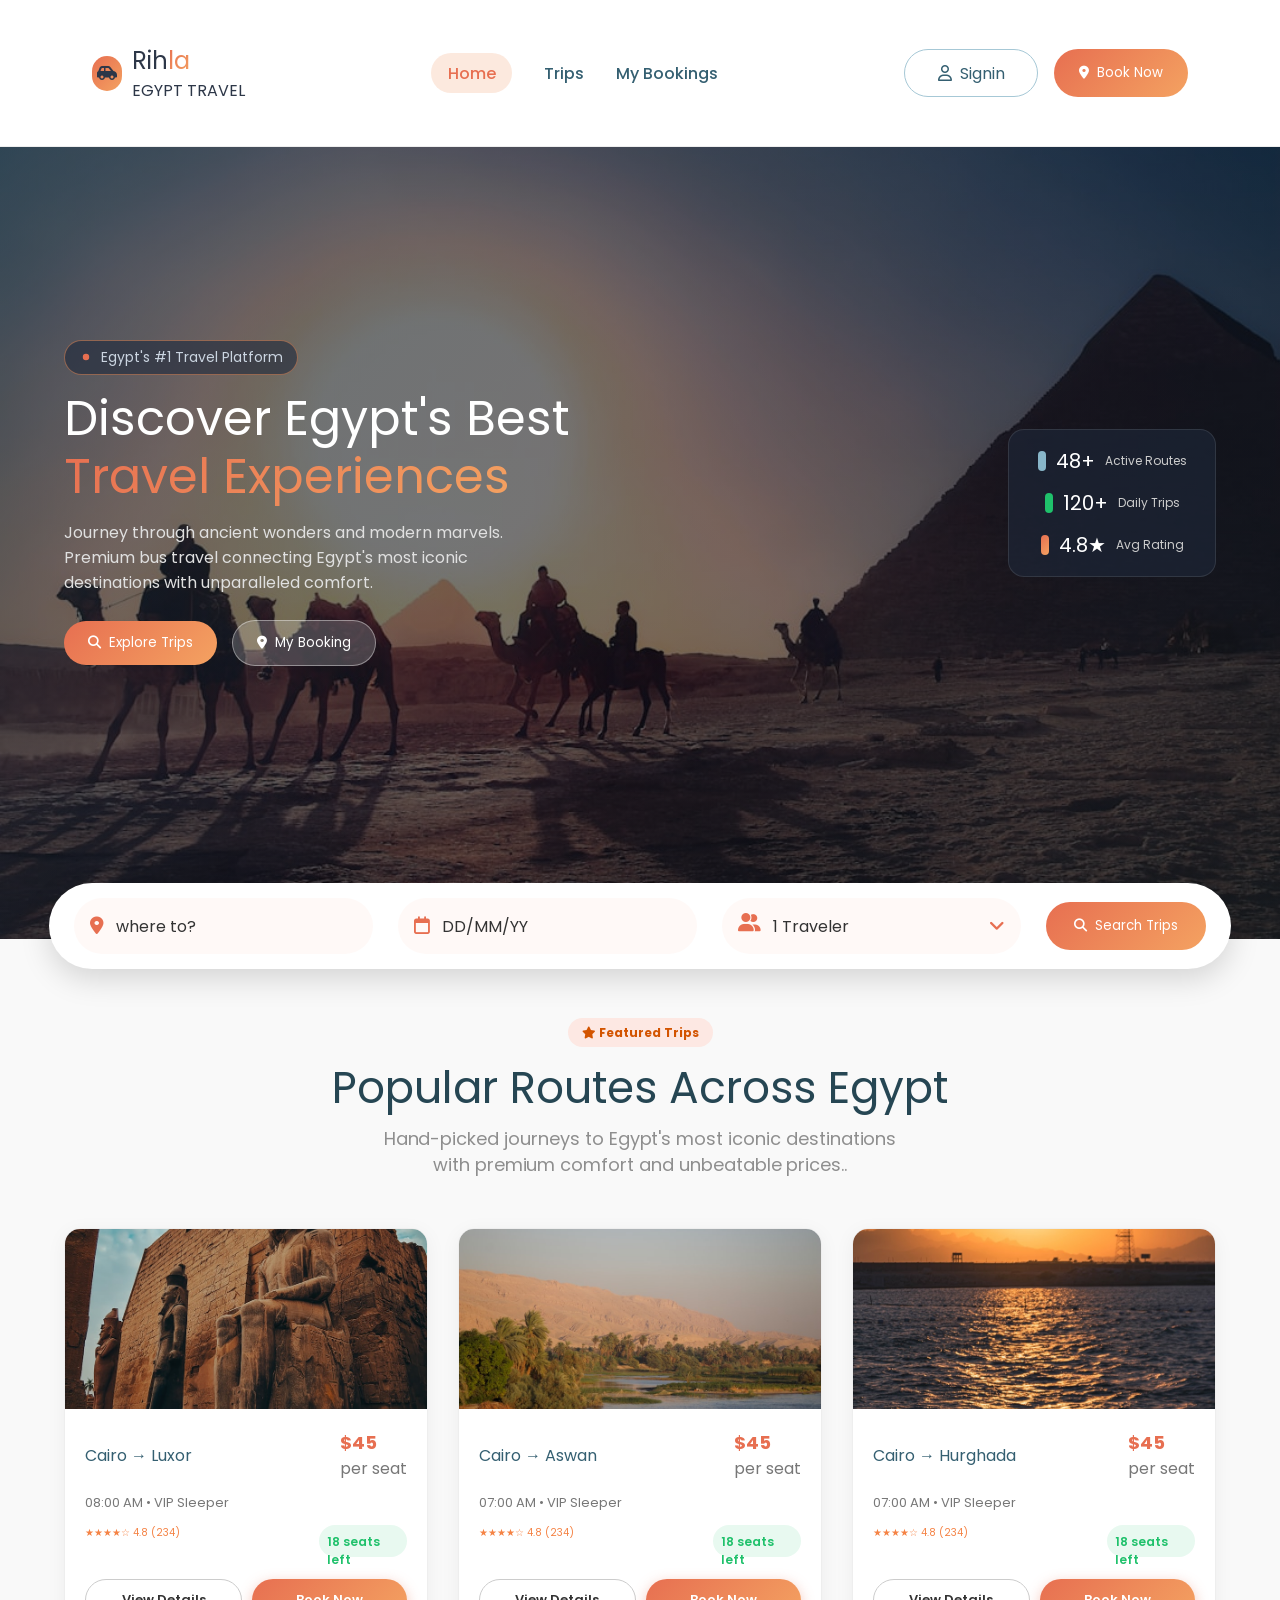
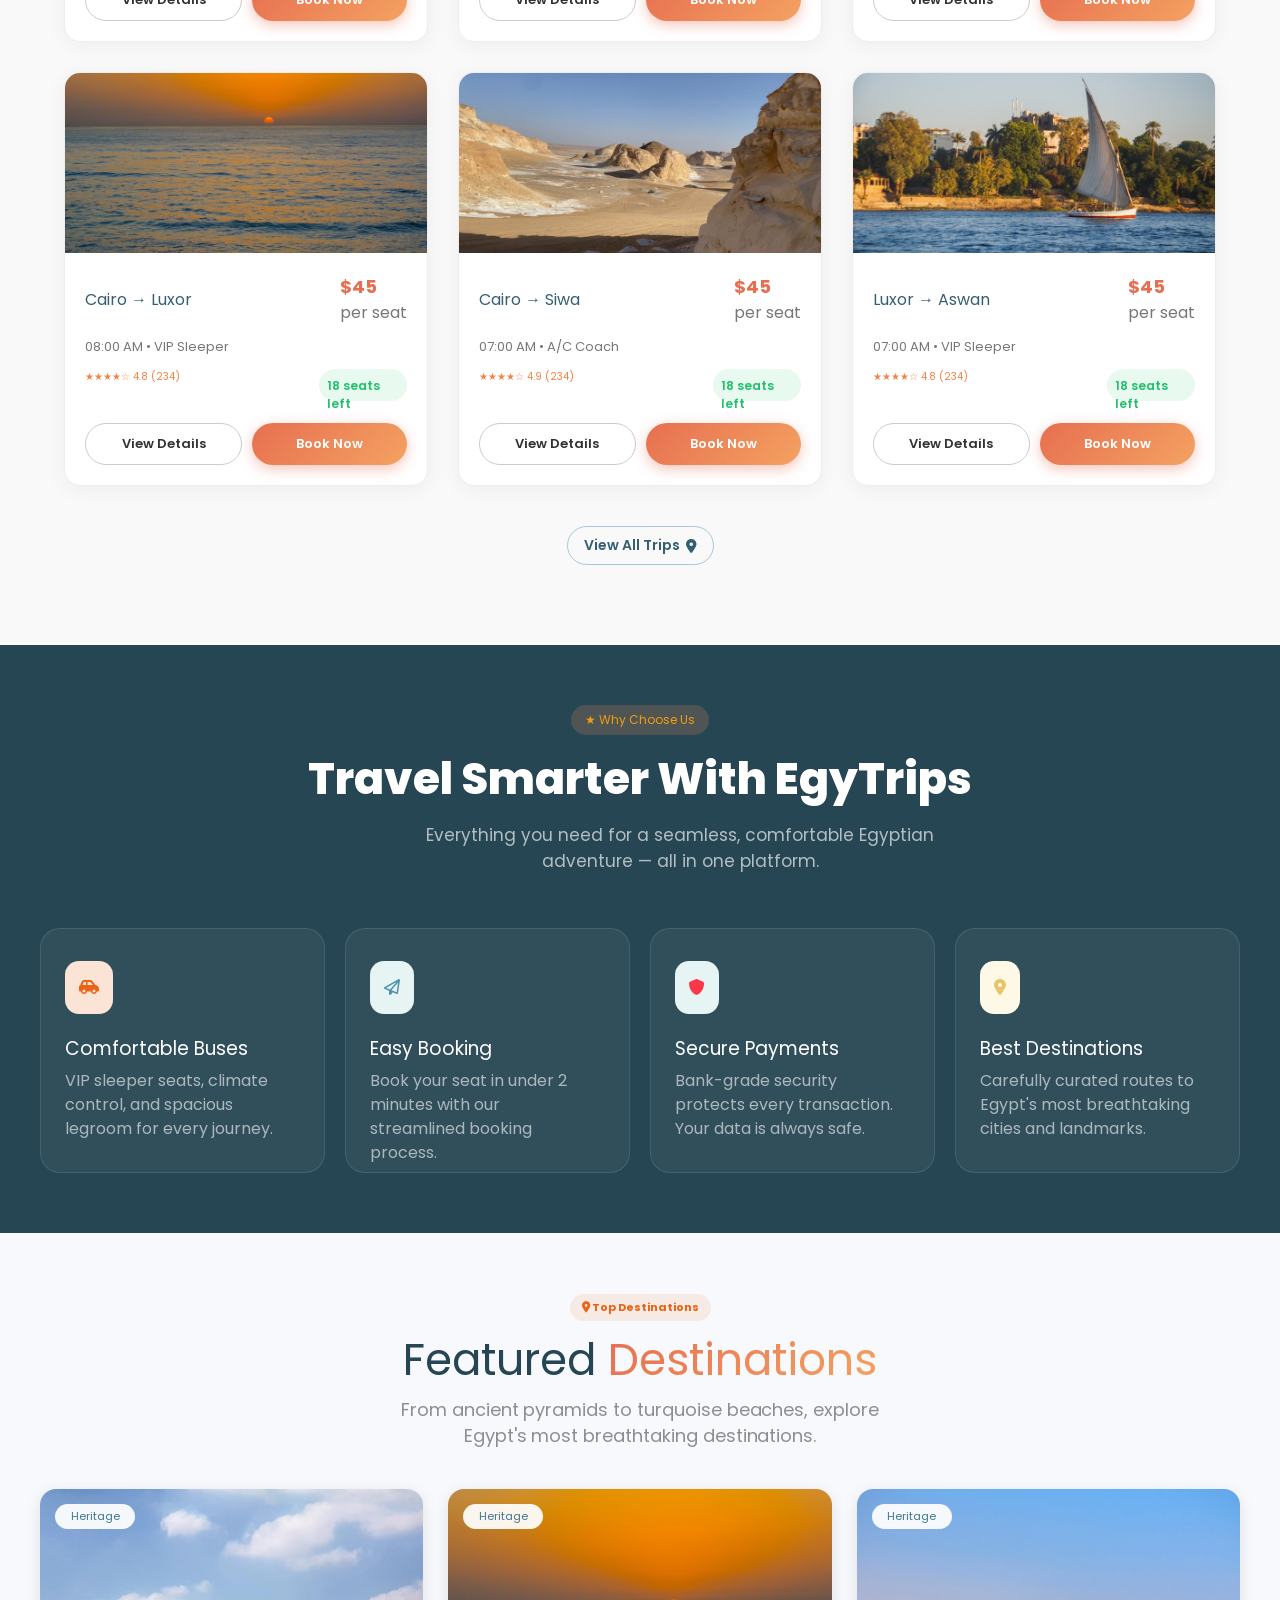
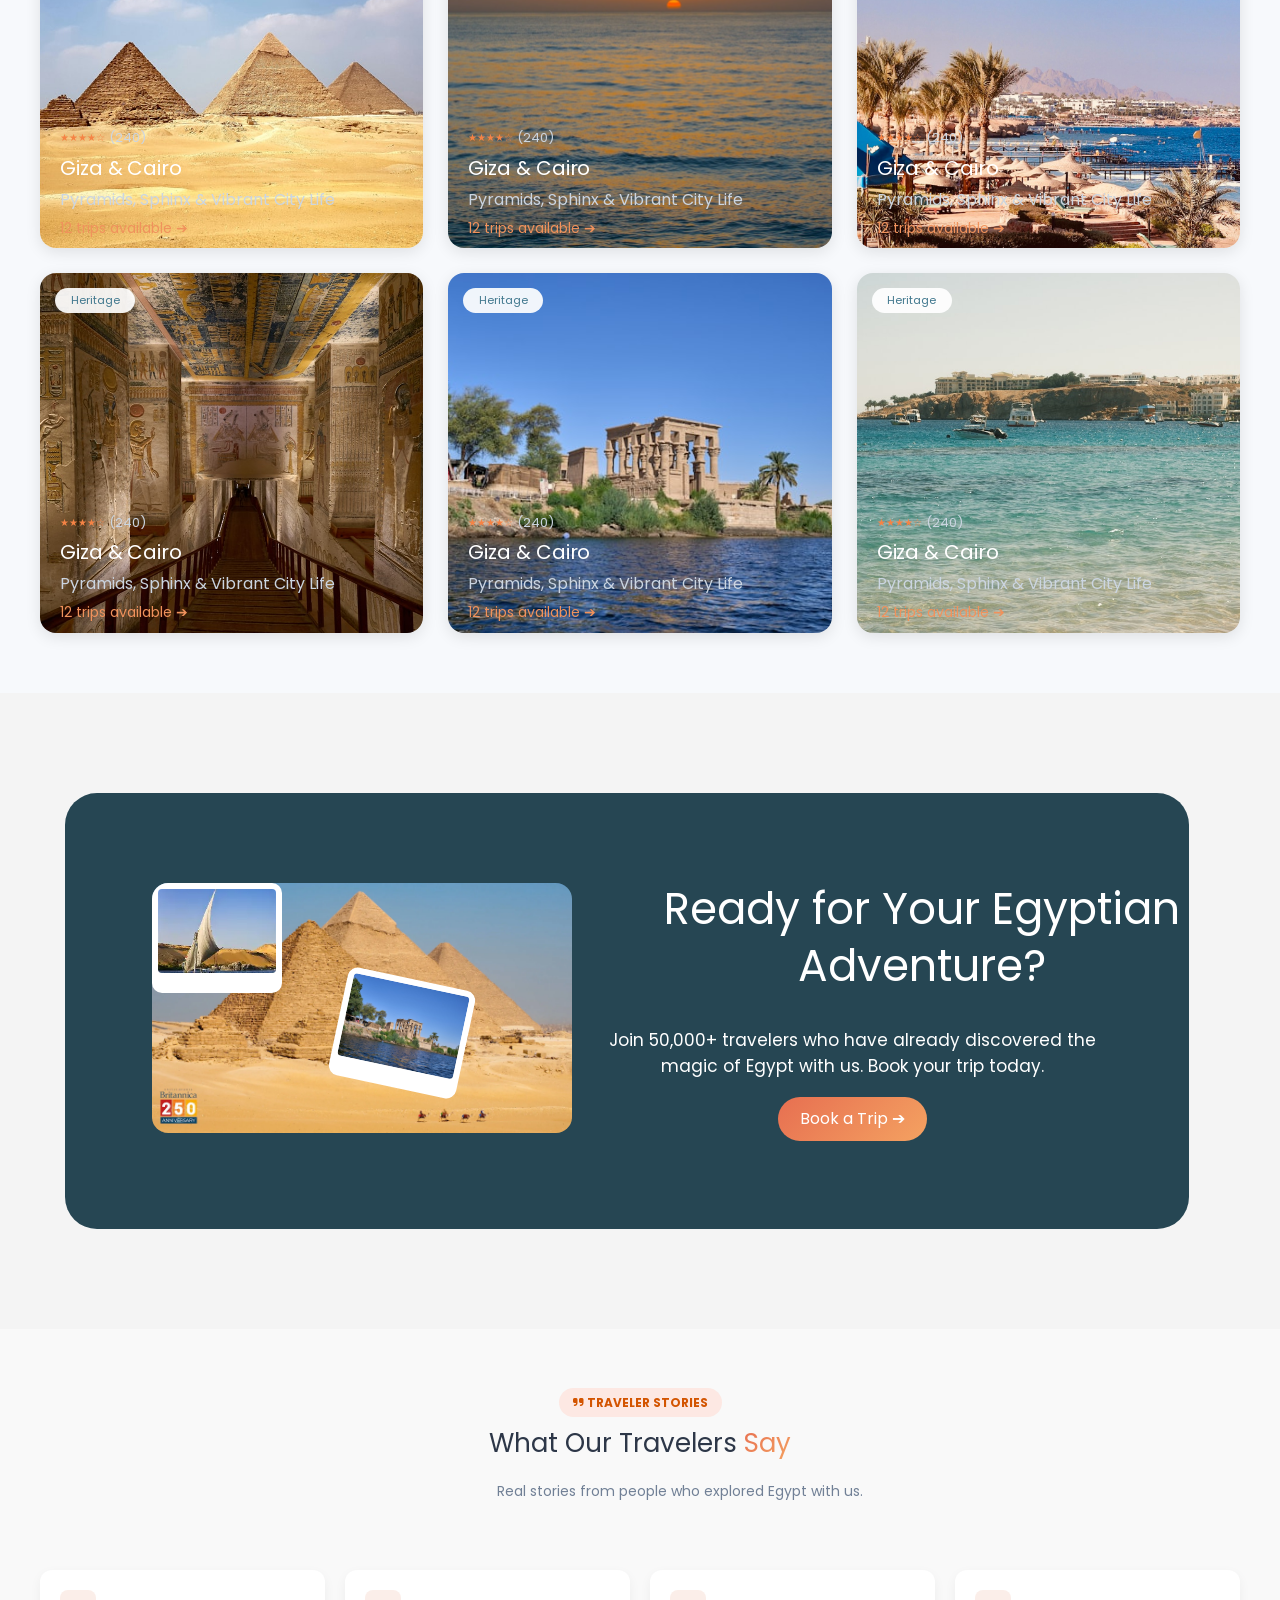
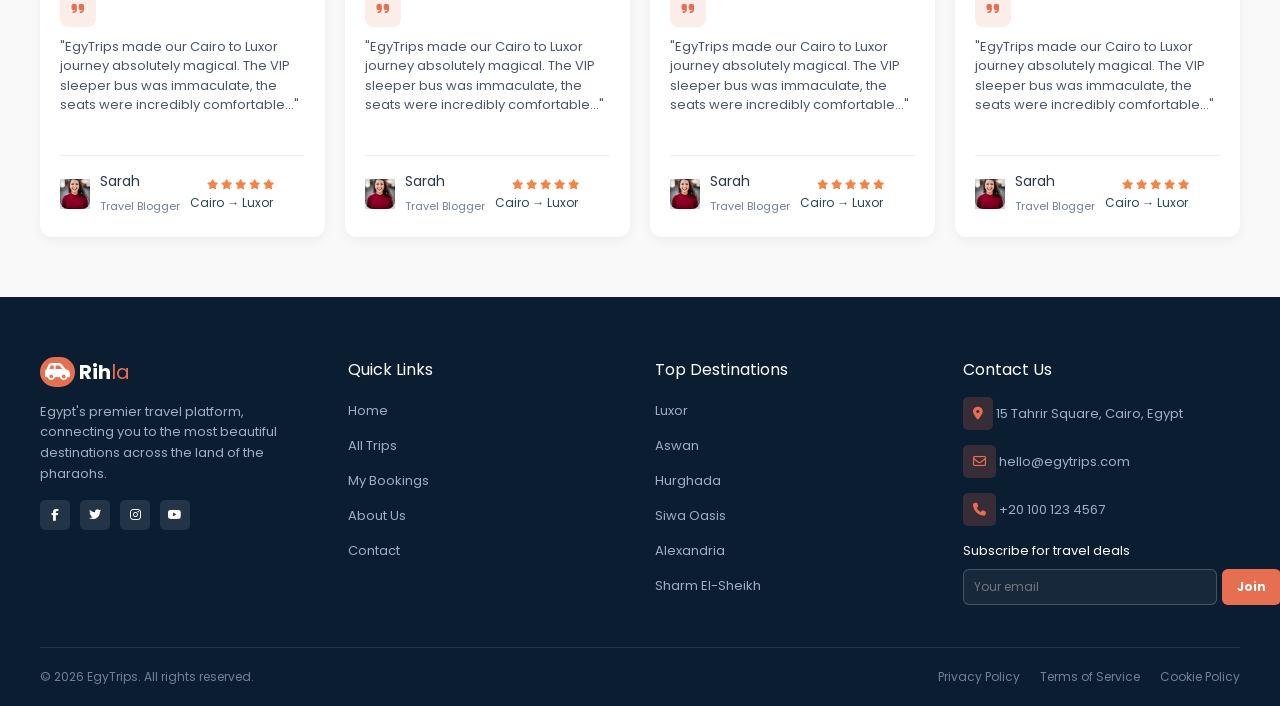
<file: index.html>
<!DOCTYPE html>
<html lang="en">
<head>
    <meta charset="UTF-8">
    <link rel="stylesheet" href="style.css">
    <meta name="viewport" content="width=device-width, initial-scale=1.0">
    <link rel="stylesheet" href="https://cdnjs.cloudflare.com/ajax/libs/font-awesome/6.5.1/css/all.min.css">
    <link rel="icon" href="./image/OIP.webp" type="image/x-icon">
    <title>semi final project</title>
    <link rel="preconnect" href="https://fonts.googleapis.com">
    <link rel="preconnect" href="https://fonts.gstatic.com" crossorigin>
    <link href="https://fonts.googleapis.com/css2?family=Poppins:ital,wght@0,100;0,200;0,300;0,400;0,500;0,600;0,700;0,800;0,900;1,100;1,200;1,300;1,400;1,500;1,600;1,700;1,800;1,900&display=swap" rel="stylesheet">
</head>
<body>
<main>

   <header>
    <div class="contaner-navbar">
        
        <div class="logo">
            <div class="icon-logo">
                <i class="fa-solid fa-car-side"></i>
            </div>
            <div class="logo-text">
                <h2>Rih<span style="color: #E76F51;">la</span></h2>
                <p>EGYPT TRAVEL</p>
            </div>
        </div>

       
        <ul class="links">
            <li class="padg-home"><a href="index.html">Home</a></li>
            <li><a href="">Trips</a></li>
            <li><a href="">My Bookings</a></li>
        </ul>

        <div class="btn">
           <a href="singnup.html" class="signin">
               <i class="fa-regular fa-user"></i>
                <p>Signin</p>
            </a>    
            <button class="book">
                 <i class="fa-solid fa-location-dot"></i>
                <p>Book Now</p>
            </button>
        </div>
        <div class="menu-icon"><i class="fa-solid fa-bars"></i></div>
    </div>
</header>


<section class="hero-section">
    <div class="contaner hero-content">
        
        <div class="hero-text-box">
            <span class="badge">
                <svg xmlns="http://www.w3.org/2000/svg" width="1em" height="1em" viewBox="0 0 48 48">
                <path d="M0 0h48v48H0z" fill="none" />
                <path fill="currentColor" stroke="currentColor" stroke-width="4" d="M24 33a9 9 0 1 0 0-18a9 9 0 0 0 0 18Z" /></svg>
                Egypt's #1 Travel Platform</span>
                <h1>Discover Egypt's Best <br><span>Travel Experiences</span></h1>
                <p>Journey through ancient wonders and modern marvels. Premium bus travel
                 connecting Egypt's most iconic destinations with unparalleled comfort.</p>
            
            <div class="hero-buttons">
                <button class="explore-btn">
                    <i class="fa-solid fa-magnifying-glass"></i> 
                    <span>Explore Trips</span> 
                </button>
                <button class="my-booking-btn">
                    <i class="fa-solid fa-location-dot"></i>
                     <span> My Booking</span>
                </button>
            </div>
        </div>

        <div class="stats-box">
            <div class="stat-item">
                <div class="stat-line1"></div>
                <h3>48+</h3>
                <p>Active Routes</p>   
            </div>

            <div class="stat-item">
                <div class="stat-line2"></div>
                <h3>120+</h3>
                <p>Daily Trips</p>
            </div>

            <div class="stat-item">
                <div class="stat-line3"></div>
                <h3>4.8★</h3>
                <p>Avg Rating</p>
            </div>

        </div>
    </div>

    
    <div class="search-bar-container">

        <div class="search-cont">
            <i class="fa-solid fa-location-dot"></i>
            <div class="text-content">
                <p>where to?</p>
            </div>
        </div>


        <div class="search-cont">
            <i class="fa-regular fa-calendar"></i>
            <div class="text-content">
                <p>DD/MM/YY</p>
            </div>
        </div>


        <div class="search-cont traveler">
            <div class="text-content">
                <i class="fa-solid fa-user-group"></i>
                <p>1 Traveler</p>
            </div>
             <div class="angle-down">
                <i class="fa-solid fa-angle-down"></i>
             </div>   

        </div>

        <button class="search-trip-btn">
            <i class="fa-solid fa-magnifying-glass"></i>
            <p>Search Trips</p> 
        </button>
    </div>
</section>


<section class="popular-routes-section">
    <div class="container">
        
        
        <div class="section-header">
            <span class="sub-badge" style=" text-transform: capitalize;"><i class="fa-solid fa-star"></i> 
                Featured Trips</span>
            <h2>Popular Routes Across Egypt</h2>
            <p>Hand-picked journeys to Egypt's most
                 iconic destinations with premium
                  comfort and unbeatable prices..</p>
        </div>

        
        <div class="routes-grid">
            
            <div class="trip-card">
                <div class="card-img">
                    <img src="./image/img-1.jpg" alt="photo">
                </div>
                <div class="card-body">
                    <div class="route-title-price">
                        <h3>Cairo → Luxor</h3>
                        <div class="detalis-price">
                        <span class="price">$45 </span>
                        <span>per seat</span>
                        </div>
                        
                    </div>
                    <p class="trip-info">08:00 AM • VIP Sleeper</p>
                    <div class="trip-rating-seats">
                        <span class="stars">★★★★☆ 4.8 (234)</span>
                        <span class="seats">18 seats left</span>
                    </div>
                    <div class="card-buttons">
                        <button class="details-btn">View Details</button>
                        <button class="book-now-btn">Book Now</button>
                    </div>
                </div>
            </div>

        
            <div class="trip-card">
                <div class="card-img">
                    <img src="./image/img-2.jpg" alt="photo">
                </div>
                <div class="card-body">
                    <div class="route-title-price">
                        <h3>Cairo → Aswan</h3>
                        <div class="detalis-price">
                        <span class="price">$45 </span>
                        <span>per seat</span>
                        </div>
                    </div>
                    <p class="trip-info">07:00 AM • VIP Sleeper</p>
                    <div class="trip-rating-seats">
                        <span class="stars">★★★★☆ 4.8 (234)</span>
                        <span class="seats">18 seats left</span>
                    </div>
                    <div class="card-buttons">
                        <button class="details-btn">View Details</button>
                        <button class="book-now-btn">Book Now</button>
                    </div>
                </div>
            </div>

            
            <div class="trip-card">
                <div class="card-img">
                    <img src="./image/img-3.jpg" alt="photo">
                </div>
                <div class="card-body">
                    <div class="route-title-price">
                        <h3>Cairo → Hurghada</h3>
                        <div class="detalis-price">
                        <span class="price">$45 </span>
                        <span>per seat</span>
                        </div>
                    </div>
                    <p class="trip-info">07:00 AM • VIP Sleeper</p>
                    <div class="trip-rating-seats">
                        <span class="stars">★★★★☆ 4.8 (234)</span>
                        <span class="seats">18 seats left</span>
                    </div>
                    <div class="card-buttons">
                        <button class="details-btn">View Details</button>
                        <button class="book-now-btn">Book Now</button>
                    </div>
                </div>
            </div>

            
            <div class="trip-card">
                <div class="card-img">
                    <img src="./image/img-4.jpg" alt="photo">
                </div>
                <div class="card-body">
                    <div class="route-title-price">
                        <h3>Cairo → Luxor</h3>
                        <div class="detalis-price">
                        <span class="price">$45 </span>
                        <span>per seat</span>
                        </div>
                    </div>
                    <p class="trip-info">08:00 AM • VIP Sleeper</p>
                    <div class="trip-rating-seats">
                        <span class="stars">★★★★☆ 4.8 (234)</span>
                        <span class="seats">18 seats left</span>
                    </div>
                    <div class="card-buttons">
                        <button class="details-btn">View Details</button>
                        <button class="book-now-btn">Book Now</button>
                    </div>
                </div>
            </div>

            
            <div class="trip-card">
                <div class="card-img">
                    <img src="./image/img-5.jpg" alt="photo">
                </div>
                <div class="card-body">
                    <div class="route-title-price">
                        <h3>Cairo → Siwa</h3>
                        <div class="detalis-price">
                        <span class="price">$45 </span>
                        <span>per seat</span>
                        </div>
                    </div>
                    <p class="trip-info">07:00 AM • A/C Coach</p>
                    <div class="trip-rating-seats">
                        <span class="stars">★★★★☆ 4.9 (234)</span>
                        <span class="seats">18 seats left</span>
                    </div>
                    <div class="card-buttons">
                        <button class="details-btn">View Details</button>
                        <button class="book-now-btn">Book Now</button>
                    </div>
                </div>
            </div>

            
            <div class="trip-card">
                <div class="card-img">
                    <img src="./image/img-6.jpg" alt="photo">
                </div>
                <div class="card-body">
                    <div class="route-title-price">
                        <h3>Luxor → Aswan</h3>
                        <div class="detalis-price">
                        <span class="price">$45 </span>
                        <span>per seat</span>
                        </div>
                    </div>
                    <p class="trip-info">07:00 AM • VIP Sleeper</p>
                    <div class="trip-rating-seats">
                        <span class="stars">★★★★☆ 4.8 (234)</span>
                        <span class="seats">18 seats left</span>
                    </div>
                    <div class="card-buttons">
                        <button class="details-btn">View Details</button>
                        <button class="book-now-btn">Book Now</button>
                    </div>
                </div>
            </div>

        </div>

        
        <div class="view-all-container">
            <a href="#" class="view-all-btn">
            View All Trips 
            <i class="fa-solid fa-location-dot"></i></a>
        </div>

    </div>
</section>


<section class="why-choose-us">
  <div class="container">
    <span class="badge">★ Why Choose Us</span>
    <h2>Travel Smarter With EgyTrips</h2>
    <p class="section-desc">Everything you need for a seamless,
         comfortable Egyptian <br> adventure — all in one platform.</p>
    
    <div class="flex-container">
      <!-- كارت 1 -->
      <div class="feature-card">
        <div class="icon-box" style="background-color: #FBE4D6; color:#EA6316;">
            <i class="fa-solid fa-car-side"></i>
        </div>
        <h3>Comfortable Buses</h3>
        <p>VIP sleeper seats, climate control, and spacious legroom for every journey.</p>
      </div>

      <!-- كارت 2 -->
      <div class="feature-card">
        <div class="icon-box" style="background-color: #E6F5F3; color: #4F91AC;">
            <i class="fa-regular fa-paper-plane"></i>
        </div>
        <h3>Easy Booking</h3>
        <p>Book your seat in under 2 minutes with our streamlined booking process.</p>
      </div>

      <!-- كارت 3 -->
      <div class="feature-card">
        <div class="icon-box" style="background-color: #E6F5F3; color: #FB3748;">
            <i class="fa-solid fa-shield"></i>
        </div>
        <h3>Secure Payments</h3>
        <p>Bank-grade security protects every transaction. Your data is always safe.</p>
      </div>

      <!-- كارت 4 -->
      <div class="feature-card">
        <div class="icon-box" style="background-color: #FEF9E7; color: #E9C46A;">
            <i class="fa-solid fa-location-dot"></i>
        </div>
        <h3>Best Destinations</h3>
        <p>Carefully curated routes to Egypt's most breathtaking cities and landmarks.</p>
      </div>
    </div>
  </div>
</section>


<section class="destinations-section">
  <div class="container">
    <div class="top-badge">
        <i class="fa-solid fa-location-dot"></i>
        Top Destinations</div>
    <h2>Featured <span>Destinations</span></h2>
    <p class="section-subtitle">From ancient pyramids to turquoise beaches, explore <br> Egypt's most breathtaking destinations.</p>
    
    <div class="grid-container">
      <!-- كارت 1 -->
      <div class="destination-card" style="background-image: url('./image/img-7.jpg') ">
        <div class="card-img-backgrond">
            <!-- <img src="./image/img-7.jpg" alt="photo"> -->
            <span class="tag">Heritage</span>
        </div>
        
        <div class="card-content">
          <div class="rating">
            <span class="stars">★★★★☆</span>
            <span class="rating-count">(240)</span>
          </div>
          <h3>Giza & Cairo</h3>
          <p class="card-desc">Pyramids, Sphinx & Vibrant City Life</p>
          <div class="trips-info">12 trips available ➔</div>
        </div>
      </div>

      <!-- كارت 2 -->
      <div class="destination-card" style="background-image: url('./image/img-8.jpg');">
        <div class="card-img-backgrond">
        <!-- <img src="./image/img-8.jpg" alt="photo"> -->
        <span class="tag">Heritage</span>
        </div>
        
        <div class="card-content">
          <div class="rating">
            <span class="stars">★★★★☆</span>
            <span class="rating-count">(240)</span>
          </div>
          <h3>Giza & Cairo</h3>
          <p class="card-desc">Pyramids, Sphinx & Vibrant City Life</p>
          <div class="trips-info">12 trips available ➔</div>
        </div>
      </div>

      <!-- كارت 3 -->
      <div class="destination-card" style="background-image: url('./image/img-9.jpg');">
        <div class="card-img-backgrond">
        <!-- <img src="./image/img-9.jpg" alt="photo"> -->
        <span class="tag">Heritage</span>
        </div>
        
        <div class="card-content">
          <div class="rating">
            <span class="stars">★★★★☆</span>
            <span class="rating-count">(240)</span>
          </div>
          <h3>Giza & Cairo</h3>
          <p class="card-desc">Pyramids, Sphinx & Vibrant City Life</p>
          <div class="trips-info">12 trips available ➔</div>
        </div>
      </div>

      <!-- كارت 4 -->
      <div class="destination-card" style="background-image: url(./image/img-10.jpg);">
        <div class="card-img-backgrond">
        <!-- <img src="./image/img-10.jpg" alt="photo"> -->
        <span class="tag">Heritage</span>
        </div>
        
        <div class="card-content">
          <div class="rating">
            <span class="stars">★★★★☆</span>
            <span class="rating-count">(240)</span>
          </div>
          <h3>Giza & Cairo</h3>
          <p class="card-desc">Pyramids, Sphinx & Vibrant City Life</p>
          <div class="trips-info">12 trips available ➔</div>
        </div>
      </div>

      <!-- كارت 5 -->
      <div class="destination-card" style="background-image: url(./image/img-11.jpg);">
        <div class="card-img-backgrond">
        <!-- <img src="./image/img-11.jpg" alt="photo"> -->
        <span class="tag">Heritage</span>
        </div>
        
        <div class="card-content">
          <div class="rating">
            <span class="stars">★★★★☆</span>
            <span class="rating-count">(240)</span>
          </div>
          <h3>Giza & Cairo</h3>
          <p class="card-desc">Pyramids, Sphinx & Vibrant City Life</p>
          <div class="trips-info">12 trips available ➔</div>
        </div>
      </div>

      <!-- كارت 6 -->
      <div class="destination-card" style="background-image: url(./image/img-12.jpg);">
        <div class="card-img-backgrond">
            <!-- <img src="./image/img-12.jpg" alt="photo"> -->
            <span class="tag">Heritage</span>
        </div>
        
        <div class="card-content">
          <div class="rating">
            <span class="stars">★★★★☆</span>
            <span class="rating-count">(240)</span>
          </div>
          <h3>Giza & Cairo</h3>
          <p class="card-desc">Pyramids, Sphinx & Vibrant City Life</p>
          <div class="trips-info">12 trips available ➔</div>
        </div>
      </div>
    </div>
  </div>
</section>


<section class="cta-section">
  <div class="cta-container">
    <div class="cta-images">

      <div class="img-box img-1"> 
        <img src="./image/OIP (1).webp" alt="photo">
      </div>

      <div class="img-box img-2">
        <img src="./image/img-11.jpg" alt="photo">
      </div>

      <!-- <div class="img-box img-3">
        <img src="./image/img-11.jpg" alt="photo">
      </div> -->

    </div>
    <div class="cta-content">
      <h2>Ready for Your Egyptian Adventure?</h2>
      <p>Join 50,000+ travelers who have already discovered the magic of Egypt with us. Book your trip today.</p>
      <a href="#" class="btn-book">Book a Trip ➔</a>
    </div>
  </div>
</section>


<section class="testimonials-section">
  <div class="container">
    <span class="sub-badge">
        <i class="fa-solid fa-quote-right"></i>
         Traveler Stories</span>
    <h2>What Our Travelers <span style="color: #EA6316;">Say</span></h2>
    <p class="section-desc">Real stories from people who explored Egypt with us.</p>
    
    <div class="testimonials-flex">
      <!-- كارت رأي 1 -->
       <div class="testimonial-card">
        <div class="quote-icon">
            <i class="fa-solid fa-quote-right"></i>
        </div>
        <p class="review-text">"EgyTrips made our Cairo to Luxor
             journey absolutely magical. The VIP sleeper bus
              was immaculate, the seats were incredibly 
              comfortable..."</p>
         <div class="user-row">
        <div class="user-info">
          <div class="avatar">
            <img src="./image/sara.jpg" alt="logo">
          </div>
          <div class="user-details">
            <h4>Sarah</h4>
            <span>Travel Blogger</span>
          </div>
          <div class="tripl-details">
          <div class="stars">
            <i class="fa-solid fa-star"></i>
            <i class="fa-solid fa-star"></i>
            <i class="fa-solid fa-star"></i>
            <i class="fa-solid fa-star"></i>
            <i class="fa-solid fa-star"></i>
          </div>
          <div class="Travel">Cairo → Luxor</div>
        </div>    
          </div>
        </div>
      </div>


        <div class="testimonial-card">
        <div class="quote-icon">
            <i class="fa-solid fa-quote-right"></i>
        </div>
        <p class="review-text">"EgyTrips made our Cairo to Luxor
             journey absolutely magical. The VIP sleeper bus
              was immaculate, the seats were incredibly 
              comfortable..."</p>
         <div class="user-row">
        <div class="user-info">
          <div class="avatar">
            <img src="./image/sara.jpg" alt="logo">
          </div>
          <div class="user-details">
            <h4>Sarah</h4>
            <span>Travel Blogger</span>
          </div>
          <div class="tripl-details">
          <div class="stars">
            <i class="fa-solid fa-star"></i>
            <i class="fa-solid fa-star"></i>
            <i class="fa-solid fa-star"></i>
            <i class="fa-solid fa-star"></i>
            <i class="fa-solid fa-star"></i>
          </div>
          <div class="Travel">Cairo → Luxor</div>
        </div>    
          </div>
        </div>
      </div>

        <div class="testimonial-card">
        <div class="quote-icon">
            <i class="fa-solid fa-quote-right"></i>
        </div>
        <p class="review-text">"EgyTrips made our Cairo to Luxor
             journey absolutely magical. The VIP sleeper bus
              was immaculate, the seats were incredibly 
              comfortable..."</p>
         <div class="user-row">
        <div class="user-info">
          <div class="avatar">
            <img src="./image/sara.jpg" alt="logo">
          </div>
          <div class="user-details">
            <h4>Sarah</h4>
            <span>Travel Blogger</span>
          </div>
          <div class="tripl-details">
          <div class="stars">
            <i class="fa-solid fa-star"></i>
            <i class="fa-solid fa-star"></i>
            <i class="fa-solid fa-star"></i>
            <i class="fa-solid fa-star"></i>
            <i class="fa-solid fa-star"></i>
          </div>
          <div class="Travel">Cairo → Luxor</div>
        </div>    
          </div>
        </div>
      </div>


      <!-- كارت رأي 4 -->
      <div class="testimonial-card">
        <div class="quote-icon">
            <i class="fa-solid fa-quote-right"></i>
        </div>
        <p class="review-text">"EgyTrips made our Cairo to Luxor
             journey absolutely magical. The VIP sleeper bus
              was immaculate, the seats were incredibly 
              comfortable..."</p>
         <div class="user-row">
        <div class="user-info">
          <div class="avatar">
            <img src="./image/sara.jpg" alt="logo">
          </div>
          <div class="user-details">
            <h4>Sarah</h4>
            <span>Travel Blogger</span>
          </div>
          <div class="tripl-details">
          <div class="stars">
            <i class="fa-solid fa-star"></i>
            <i class="fa-solid fa-star"></i>
            <i class="fa-solid fa-star"></i>
            <i class="fa-solid fa-star"></i>
            <i class="fa-solid fa-star"></i>
          </div>
          <div class="Travel">Cairo → Luxor</div>
        </div>    
          </div>
        </div>
      </div>
    </div>
  </div>
</section>

<footer class="footer-section">
  <div class="footer-container">
    
   
    <div class="footer-col">
      <div class="footer-logo">
        <i class="fa-solid fa-car-side"></i>
        Rih<span style="color: #E76F51;">la</span></div>
      <p class="footer-desc">Egypt's premier travel
         platform, connecting you to the most beautiful
          destinations across the land of the pharaohs.</p>
      <div class="social-icons">
        <a href="#"><i class="fa-brands fa-facebook-f"></i></a>
        <a href="#"><i class="fa-brands fa-twitter"></i></a>
        <a href="#"><i class="fa-brands fa-instagram"></i></a>
        <a href="#"><i class="fa-brands fa-youtube"></i></a>
      </div>
    </div>

    
    <div class="footer-col">
      <h3>Quick Links</h3>
      <ul>
        <li><a href="#">Home</a></li>
        <li><a href="#">All Trips</a></li>
        <li><a href="#">My Bookings</a></li>
        <li><a href="#">About Us</a></li>
        <li><a href="#">Contact</a></li>
      </ul>
    </div>

    
    <div class="footer-col">
      <h3>Top Destinations</h3>
      <ul>
        <li><a href="#">Luxor</a></li>
        <li><a href="#">Aswan</a></li>
        <li><a href="#">Hurghada</a></li>
        <li><a href="#">Siwa Oasis</a></li>
        <li><a href="#">Alexandria</a></li>
        <li><a href="#">Sharm El-Sheikh</a></li>
      </ul>
    </div>

    
    <div class="footer-col">
      <h3>Contact Us</h3>
      <p class="contact-info"> 
        <i class="fa-solid fa-location-dot"></i>
        15 Tahrir Square, Cairo, Egypt</p>
      <p class="contact-info">
        <i class="fa-regular fa-envelope"></i>
        hello@egytrips.com</p>
      <p class="contact-info">
        <i class="fa-solid fa-phone"></i>
        +20 100 123 4567</p>
      
      <div class="newsletter">
        <p>Subscribe for travel deals</p>
        <div class="subscribe-box">
          <input type="email" placeholder="Your email">
          <button type="submit">Join</button>
        </div>
      </div>
    </div>

  </div>

  <div class="footer-bottom">
    <p>© 2026 EgyTrips. All rights reserved.</p>
    <div class="footer-links">
      <a href="#">Privacy Policy</a>
      <a href="#">Terms of Service</a>
      <a href="#">Cookie Policy</a>
    </div>
  </div>
</footer>


</main> 
</body>
</html>
</file>
<file: style.css>
* {
    margin: 0;
    padding: 0;
    box-sizing: border-box;
    font-family: "Poppins", sans-serif;
    font-weight: 400;
}

body {
    width: 100%;
    min-height: 100vh;
    font-weight: 100;
    overflow-x: hidden;
    overflow-y: auto;
    font-weight: 400;
    font-size: 16px;
    color: #2d3748;
    background-color: #f4f4f4;
}

/* navbar */
header {
    background: #ffffff;
    padding: 15px 0;
    border-bottom: 1px solid #eee;
}

.contaner-navbar {
    width: 90%;
    margin: 0 auto;
    padding: 28px ;
    display: flex;
    align-items: center;
    justify-content: space-between;
}

.logo {
    display: flex;
    align-items: center;
    gap: 10px;
}

.logo .icon-logo{
    background: linear-gradient(135deg, #E76F51 0%, #F4A261 100%);
    border-radius: 20px;
    padding: 5px;
}

.links {
    display: flex;
    list-style: none;
    gap: 32px;
    align-items: center;
}

.links li a {
    text-decoration: none;
    color: #345F71;
    font-weight: 500;
}

.links li a:hover{
    color: #E76F51;
}

.padg-home {
    display: flex;
    align-items: center;
    justify-content: center;
    width: 81px;
    height: 40px;
    border-radius: 999px;
    background: #F0925C33;
}

.links .padg-home a{
    color: #E76F51;
}

.btn {
    display: flex;
    gap: 16px;
}

.signin, .book {
    display: flex;
    align-items: center;
    justify-content: center;
    width: 134px;
    height: 48px;
    gap: 8px;
    border-radius: 999px;
    cursor: pointer;
    font-weight: 600;
    text-decoration: none;
}

.signin {
    border: 1px solid #A6C8D6;
    background: transparent;
    color: #345F71;
}

.book {
    border: none;
    background: linear-gradient(135deg, #E76F51 0%, #F4A261 100%);
    color: #FFFFFF;
}

.menu-icon{
    display: none;
    font-size: 24px;
    color: #345f71;
}

@media(max-width:992px){
    .links , .btn{
        display: none;
    }

    .menu-icon{
        display: block;
    }

    .contaner-navbar{
        flex-direction: row;
        justify-content: space-between;
        align-items: center;
        padding: 15px 20px;
    }
}

/* hero section */
.hero-section {
    position: relative;
    width: 100%;
    height: 792px;
    background: linear-gradient(135deg, rgba(38, 70, 83, 0.5) 0%, rgba(15, 23, 42, 0.325) 55%, rgba(18, 33, 39, 0.5) 100%),
    linear-gradient(0deg, rgba(0, 0, 0, 0.33), rgba(0, 0, 0, 0.33)), url(./image/egypt.jpg) no-repeat center center/cover;
    display: flex;
    flex-direction: column;
    justify-content: center;
    align-items: center;
    color: #fff;
    padding-bottom: 80px;
}

.hero-content {
    display: flex;
    justify-content: space-between;
    align-items: center;
    width: 90%;
}

.hero-text-box h1 {
    font-size: 48px;
    margin: 15px 0;
    line-height: 1.2;
}

.hero-text-box h1 span {
   background: linear-gradient(135deg, #E76F51 0%, #F4A261 100%);
   -webkit-background-clip: text;
   background-clip: text;
   -webkit-text-fill-color: transparent;
}

.hero-text-box p {
    font-size: 16px;
    max-width: 500px;
    margin-bottom: 25px;
    color: #e0e0e0;
}

.hero-text-box .badge {
    background: #1E293B99;
    padding: 6px 14px;
    border-radius: 999px;
    border: 1px solid #F0925C80;
    font-size: 14px;
    color:#CBD5E1;
    display: flex;
    align-items: center;
    gap: 8px;
    width: fit-content;
    
}

.hero-text-box .badge svg{
   color: #E76F51;
}

.hero-text-box .hero-buttons {
    display: flex;
    align-items: center;
    justify-content: center;
    width: fit-content;
    gap: 15px;
}

.hero-text-box .explore-btn , .my-booking-btn {
    padding: 12px 24px;
    border-radius: 999px;
    border: none;
    font-weight: 600px;
    cursor: pointer;
    display: flex;
    align-items: center;
    justify-content: center;
    gap: 8px;
}

.explore-btn {
   background: linear-gradient(135deg, #E76F51 0%, #F4A261 100%);
    color: #fff;
}

.my-booking-btn {
    background: rgba(255, 255, 255, 0.2);
    color: #fff;
    border: 1px solid rgba(255, 255, 255, 0.4);
}

.stats-box {
    width: 208px;
    padding: 16px 24px;
    border-radius: 16px;
    display: flex;
    align-items: center;
    flex-direction: column;
    gap: 12px;
    background: #1E293B99;
    border: 1px solid #FFFFFF1A;
}

.stats-box .stat-item{
    display:flex;
    align-items: center;
    flex-direction: row;
    gap: 10px;
}

.stats-box .stat-line1 , .stat-line2 , .stat-line3{
    width: 8px;
    height: 20px;
    left: 10px;
    border-radius: 16777200px;
    background: #88B6C9;
}

.stats-box .stat-line2{
    background: var(--Colors-Green-200, #1FC16B);
}

.stats-box .stat-line3{
    background: linear-gradient(135deg, #E76F51 0%, #F4A261 100%);
}

.stat-item h3 {
    font-size: 20px;
    color: #fff;
}

.stat-item p {
    font-size: 12px;
    color: #ccc;
}

.search-bar-container {
    position: absolute;
    bottom: -30px;
    background: #ffffff;
    color: #333;
    display: flex;
    align-items: center;
    padding: 15px 25px;
    border-radius: 999px;
    box-shadow: 0px 10px 30px rgba(0,0,0,0.15);
    gap: 25px;
}

.search-cont {
    display: flex;
    align-items: center;
    gap: 12px;
    background: #F0925C0D;
    padding: 12px 16px;
    gap: 12px;
    border-radius: 999px;
    width: 299px;
    height: 56px;

}

.traveler{
    justify-content: space-between;
}

.traveler .text-content p{
    margin-left: 12px;
}

.search-cont i {
    color: #E76F51;
    font-size: 18px;
}

.text-content {
    display: flex;
}

.search-trip-btn {
    display: flex;
    align-items: center;
    gap: 8px;
    background: linear-gradient(135deg, #E76F51 0%, #F4A261 100%);
    color: #fff;
    border: none;
    padding: 14px 28px;
    border-radius: 999px;
    font-weight: 600;
    cursor: pointer;
}

@media (max-width: 1024px) {
    html, body {
        width: 100% !important;
        max-width: 100% !important;
        overflow-x: hidden !important;
    }
    .hero-section {
        width: 100% !important;
        overflow-x: hidden !important;
    }
    .hero-content {
        width: 90% !important;
        margin: 0 auto !important;
        justify-content: space-between !important;
    }
    .search-bar-container {
        left: 50% !important;
        transform: translateX(-50%) !important;
        width: 90% !important;
        max-width: 800px !important;
    }
}  
@media ( max-width:992px ){
    .hero-section{
        height: auto;
        min-height: 750px;
        padding: 60px 0 140px 0;
    }
    .hero-content{
        flex-direction: column;
        align-items: center;
        gap: 35px;
    }
    .hero-text-box h1{
        font-size: 36px;
    }
    .hero-text-box p{
        max-width: 100%;
        margin: 0 auto 25px auto;
    }
    .hero-text-box .badge , 
    .hero-text-box .hero-buttons{
        margin: 0 auto;
    }
    .search-bar-container{
        flex-direction: column;
        width: 85px;
        max-width: 350px;
        border-radius: 24px;
        bottom: -100px;
        padding: 15px;
        gap: 15px;
        transform: translate(-50%);
    }
    .search-cont{
        width: 100%;
        height: auto;
        padding: 10px 14px;
    }
    .search-trip-btn{
        width: 100%;
        justify-content: center;
        padding: 12px;
    }
}
@media (max-width: 768px) {
    html, body {
        overflow-x: hidden !important;
        width: 100% !important;
    }
    .hero-section {
        height: auto !important;
        min-height: auto !important;
        padding: 50px 15px 120px 15px !important;
    }
    .hero-content {
        flex-direction: column !important;
        width: 100% !important;
        text-align: center !important;
        gap: 30px !important;
    }
    .hero-text-box h1 {
        font-size: 32px !important;
    }
    .hero-text-box p {
        max-width: 100% !important;
        margin: 0 auto 20px auto !important;
    }
    .hero-text-box .badge,
    .hero-text-box .hero-buttons {
        margin: 0 auto !important;
    }
    .search-bar-container {
        position: relative !important;
        bottom: 0 !important;
        left: 0 !important;
        transform: none !important;
        width: 90% !important;
        max-width: 450px !important;
        margin: 30px auto 0 auto !important;
        flex-direction: column !important;
        padding: 15px !important;
        border-radius: 20px !important;
        gap: 12px !important;
    }
    .search-cont {
        width: 100% !important;
        height: auto !important;
        min-height: 50px !important;
    }
    .search-trip-btn {
        width: 100% !important;
        justify-content: center !important;
    }
}
@media (max-width: 576px) {
    html, body {
        overflow-x: hidden !important;
        width: 100% !important;
    }
    .hero-content {
        width: 95% !important;
        padding: 0 10px;
    }
    .search-bar-container {
        position: relative !important;
        bottom: 0 !important;
        left: 0 !important;
        transform: none !important;
        width: 100% !important;
        max-width: 100% !important;
        margin-top: 25px;
        flex-direction: column !important;
        padding: 15px !important;
        border-radius: 16px !important;
        gap: 12px !important;
    }
    .search-cont {
        width: 100% !important;
        height: auto !important;
        min-height: 50px;
    }
    .search-trip-btn {
        width: 100% !important;
    }
}

/* section popular routes */
.popular-routes-section {
    padding: 80px 0;
    background-color: #f9f9f9;
}

.popular-routes-section .container {
    width: 90%;
    margin: 0 auto;
    display: flex;
    flex-direction: column;
    align-items: center;
}

.section-header {
    text-align: center;
    margin-bottom: 50px;
}

.sub-badge {
    color: #E76F51;
    background: #fde8e3;
    padding: 6px 14px;
    border-radius: 999px;
    font-weight: 500;
    font-style: Medium;
    font-size: 14px;
    line-height: 20px;
    letter-spacing: 0px;
    text-align: center;
}

.section-header .sub-badge .span{
 text-transform: capitalize;
}

.section-header h2 {
    font-family: Poppins;
    font-weight: 800px;
    line-height: 57.2px;
    letter-spacing: 0px;
    text-align: center;
    font-size: 44px;
    color: #264653;
    margin: 15px 0 10px;
}

.section-header p {
    color: #8E8E8E;
    font-weight: 400px;
    font-size: 18px;
    line-height: 26px;
    letter-spacing: -0.04px;
    text-align: center;
    width: 520px;
    height: 52px;
    margin: 8px 66px 0px 66px;
}

.routes-grid {
    display: flex;
    flex-wrap: wrap;
    gap: 30px;
    width: 100%;
}

.trip-card {
    width: calc(( 100% - 60px) / 3);
    background: #ffffff;
    border-radius: 16px;
    overflow: hidden;
    box-shadow: 0px 4px 20px rgba(0, 0, 0, 0.05);
    border: 1px solid #eee;
    display: flex;
    flex-direction: column;
}

.card-img {
    width: 100%;
    height: 180px;
}

.card-img img {
    width: 100%;
    height: 100%;
    object-fit: cover;
}

.card-body {
    padding: 20px;
    display: flex;
    flex-direction: column;
    gap: 12px;
}

.route-title-price {
    display: flex;
    justify-content: space-between;
    align-items: center;
}

.route-title-price h3 {
    font-size: 16px;
    color: var(--Colors-Secondary-700, #345F71);

}

.route-title-price .price {
    font-size: 18px;
    font-weight: bold;
    color: #E76F51;
}

.route-title-price span{
    color: var(--Colors-Neutral-700, #777777);

}

.route-title-price .detalis-price{
    flex-direction: column;
    display: grid;
}

.trip-info {
    font-size: 13px;
    color: var(--Colors-Neutral-700, #777777);
    margin-top: 0;
}

.trip-rating-seats {
    display: flex;
    justify-content: space-between;
    font-size: 12px;
    color: #555;
}

.trip-rating-seats .seats {
    color: var(--Colors-Green-200, #1FC16B);
    background: var(--Colors-Green-Alpha-10, #1FC16B1A);
    font-weight: 600;
    padding: 8px;
    border-radius: 100px;
    width: 88px;
    height: 32px;
    gap: 8px;
}

.card-buttons {
    display: flex;
    gap: 10px;
    margin-top: 10px;
}

.details-btn, .book-now-btn {
    flex: 1;
    padding: 10px 0;
    border-radius: 999px;
    font-size: 13px;
    font-weight: 600;
    cursor: pointer;
    text-align: center;
}

.details-btn {
    background: transparent;
    border: 1px solid #ccc;
    color: #333;
}

.book-now-btn {
    background: linear-gradient(135deg, #E76F51 0%, #F4A261 100%);
    box-shadow: 0px 4px 14px 0px #E76F5166;
    border: none;
    color: #fff;
}

.view-all-container {
    margin-top: 40px;
}

.view-all-btn {
    text-decoration: none;
    color: #345F71;
    border: 1px solid var(--Colors-Secondary-200, #A6C8D6);
    border-radius: 999px;
    padding: 8px 16px;
    font-weight: 600;
    font-size: 14px;
    display: flex;
    align-items: center;
    gap: 6px;
}

@media (max-width: 1024px) {
    .popular-routes-section {
        padding: 60px 0;
    }
    .section-header h2 {
        font-size: 38px;
        line-height: 1.3;
    }
    .section-header p {
        width: 100%;
        max-width: 520px;
        height: auto;
        margin: 8px auto 0;
    }
    .trip-card {
        width: calc((100% - 30px) / 2); 
    }
}
@media (max-width: 992px) {
    .section-header {
        margin-bottom: 40px;
    }
    .section-header h2 {
        font-size: 32px;
    }
    .routes-grid {
        gap: 20px;
    }
    .trip-card {
        width: calc((100% - 20px) / 2);
    }
}
@media (max-width: 768px) {
    .popular-routes-section {
        padding: 50px 0;
    }
    .popular-routes-section .container {
        width: 95%;
    }
    .section-header h2 {
        font-size: 28px;
    }
    .section-header p {
        font-size: 15px;
        line-height: 22px;
    }
    .trip-card {
        width: 100%; 
        max-width: 450px;
        margin: 0 auto;
    }
    .trip-rating-seats .seats {
        width: auto;
        height: auto;
        padding: 6px 10px;
    }
}
@media (max-width: 576px) {
    .popular-routes-section {
        padding: 40px 0;
    }
    .section-header {
        margin-bottom: 30px;
    }
    .section-header h2 {
        font-size: 24px;
        line-height: 1.3;
    }
    .section-header p {
        font-size: 14px;
    }
    .card-body {
        padding: 15px;
    }
    .route-title-price h3 {
        font-size: 15px;
    }
    .card-buttons {
        gap: 8px;
    }
    .details-btn, .book-now-btn {
        padding: 8px 0;
        font-size: 12px;
    }
}

/* section why choose us */
.why-choose-us {
  background: var(--Colors-Secondary-800, #264653);
  color: #fff;
  padding: 60px 20px;
  text-align: center;
}

.why-choose-us .container {
  max-width: 1200px;
  margin: 0 auto;
}

.badge {
  background:#F0925C33;
  padding: 6px 14px;
  border-radius: 20px;
  font-size: 12px;
  color: #f39c12; 
  display: inline-block;
  margin-bottom: 15px;
}

.why-choose-us h2 {
  font-size: 28px;
  margin-bottom: 10px;
  font-weight: 800;
  font-size: 44px;
  line-height: 57.2px;
  letter-spacing: 0px;
  text-align: center;
  color: #FFFFFF;
}

.section-desc {
  margin: 16px 380px 54px 380px;  
  font-weight: 400;
  font-size: 17px;
  line-height: 25.5px;
  letter-spacing: 0px;
  text-align: center;
  width: 520px;
  height: 51px;
  color: #FFFFFFA6;
}

.flex-container {
    width: 1280;
    height: 245;
    justify-content: space-between;
    display: flex;
    gap: 20px;
}

.feature-card {
    width: 305px;
    height: 245px;
    border-radius: 20px;
    border-width: 0.67px;
    padding: 32px 24px;
    border: 0.67px solid #FFFFFF1A;
    background: #FFFFFF0D;
}

.icon-box {
    align-self: first baseline;
    width: fit-content;
    border-radius: 14px;
    padding: 14px;
}

.feature-card h3 {
    align-self: first baseline;
    text-align: start;
    padding-top: 20px;
    width: 224px;
    height: 45px;
}

.feature-card p {
  align-self: first baseline;
  text-align: start;
  padding-top: 10px;
  width: 225px;
  height: 82px;
  font-weight: 400px;
  font-size: 16px;
  line-height: 24px;
  letter-spacing: 0px;
  color: #FFFFFF99;
}

@media (max-width: 1024px) {
    .section-desc {
        margin: 16px auto 40px auto;
        width: 90%;
        max-width: 600px;
        height: auto;
    }
    .flex-container {
        width: 100%;
        height: auto;
        flex-wrap: wrap;
        justify-content: center;
        gap: 20px;
    }
    .feature-card {
        width: calc((100% - 20px) / 2); 
        height: auto;
    }
}
@media (max-width: 992px) {
    .why-choose-us h2 {
        font-size: 36px;
        line-height: 1.3;
    }
    .feature-card {
        width: calc((100% - 20px) / 2); 
        height: auto;
        padding: 24px 20px;
    }
    .feature-card h3, 
    .feature-card p {
        width: 100%;
        height: auto;
    }
}
@media (max-width: 768px) {
    .why-choose-us {
        padding: 50px 15px;
    }
    .why-choose-us h2 {
        font-size: 30px;
    }
    .section-desc {
        font-size: 15px;
        line-height: 22px;
    }
}
@media (max-width: 576px) {
    .why-choose-us {
        padding: 40px 12px;
    }
    .why-choose-us h2 {
        font-size: 24px;
    }
    .section-desc {
        font-size: 14px;
        margin: 12px auto 30px auto;
    }
    .flex-container {
        flex-direction: column; 
        align-items: center;
        gap: 15px;
    }
    .feature-card {
        width: 100%;
        max-width: 400px; 
        height: auto;
        padding: 20px;
    }
    .feature-card h3, 
    .feature-card p {
        width: 100%;
        height: auto;
    }
}

/* destinations-section */
.destinations-section {
  padding: 60px 20px;
  background-color: #f7f9fc;
  font-family: Arial, sans-serif;
  text-align: center;
}

.container {
  max-width: 1200px;
  margin: 0 auto;
}

.top-badge {
 background: var(--Colors-Primary-Alpha-15, #F0925C26);
  color: var(--Colors-Primary-600, #EA6316);
  padding: 5px 12px;
  border-radius: 20px;
  font-size: 11px;
  font-weight: bold;
  display: inline-block;
  margin-bottom: 10px;
}

h2 span{
    background: linear-gradient(135deg, #E76F51 0%, #F4A261 100%);
   -webkit-background-clip: text;
   background-clip: text;
   -webkit-text-fill-color: transparent;
}
.destinations-section h2 {
    font-size: 28px;
    color: #1e293b;
    margin-bottom: 8px;
    font-weight: 800px;
    font-size: 44px;
    line-height: 57.2px;
    letter-spacing: 0px;
    text-align: center;
    color: var(--Colors-Secondary-800, #264653);
}

.section-subtitle {
  color: var(--Colors-Neutral-600, #8E8E8E);
  margin-bottom: 40px;
  font-weight: 400px;
  font-size: 18px;
  line-height: 26px;
  letter-spacing: -0.04px;
  text-align: center;
}

.grid-container {
  display: grid;
  grid-template-columns: repeat(3, 1fr);
  gap: 25px;
}

.destination-card {
  border-radius: 16px;
  overflow: hidden;
  box-shadow: 0 4px 15px rgba(0, 0, 0, 0.1);
  display: flex;
  flex-direction: column;
  background-image: linear-gradient(rgba(0 , 0 , 0 , 0.05));
   /* rgba(0,0,0,0.90); */
  background-size: cover;
  background-position: center center;
  background-repeat: no-repeat;
}

.card-img-backgrond{
    position: relative;
    width: 100%;
    height: 220px;
   
}

.card-img-backgrond img{
    width: 413px;
    height: 360px;
    border-radius: 16px;
    object-fit: cover;
    position: relative;
    
}

.tag {
 position: absolute;
 top: 15px;
 left: 15px;
 width: 80px;
 height: 25px;
 gap: 8px;
 border-radius: 100px;
 padding: 4px 8px;
 background: #FFFFFFEB;
 font-weight: 600px;
 font-size: 11px;
 line-height: 16.5px;
 letter-spacing: 0px;
 color: var(--Colors-Secondary-600, #41788E);
}

.card-content {
  text-align: left;
  display: flex;
  flex-direction: column;
  gap: 6px;
  padding: 20px;
  /* background-color: #FFF; */
  background:linear-gradient(rgba(0 , 0 , 0 , 0.40)) ;
  width: 412px;
  height: 139.5px;
  top: 220px;
  padding: 20px;
}

.rating {
  display: flex;
  align-items: center;
  gap: 5px;
  font-size: 12px;
  width: 372px;
  height: 19px;
  gap: 4px;
}

.stars {
  color:#F58345
}

.rating-count {
  color: #CBD5E1;
  font-weight: 400px;
  font-size: 13px;
  line-height: 19.5px;
  letter-spacing: 0px;
}

.destination-card h3 {
  font-weight: 700px;
  font-size: 20px;
  line-height: 28px;
  letter-spacing: -0.08px;
  width: 125px;
  height: 28px;
  color: #FFFFFF;
}

.card-desc {
  font-weight: 400px;
  font-size: 16px;
  line-height: 24px;
  letter-spacing: 0px;
  width: 392px;
  height: 24px;
  color: #CBD5E1;
}

.trips-info {
  font-weight: 700px;
  font-size: 14px;
  line-height: 20px;
  letter-spacing: 0px;
  color: var(--Colors-Primary-400, #F0925C);
  width: 138px;
  height: 20px;
}

@media (max-width: 1024px) {
    .destinations-section {
        padding: 50px 20px;
    }
    .destinations-section h2 {
        font-size: 38px;
        line-height: 1.3;
    }
    .grid-container {
        grid-template-columns: repeat(3, 1fr);
        gap: 20px;
    }
    .card-content, 
    .rating, 
    .destination-card h3, 
    .card-desc, 
    .trips-info {
        width: 100% !important;
        height: auto !important;
    }
}
@media (max-width: 992px) {
    .destinations-section h2 {
        font-size: 32px;
    }
    .grid-container {
        grid-template-columns: repeat(2, 1fr); 
        gap: 20px;
    }
}
@media (max-width: 768px) {
    .destinations-section {
        padding: 40px 15px;
    }
    .destinations-section h2 {
        font-size: 28px;
    }
    .section-subtitle {
        font-size: 15px;
        line-height: 22px;
        margin-bottom: 30px;
    }
    .grid-container {
        grid-template-columns: repeat(2, 1fr);
        gap: 15px;
    }
    .card-content {
        padding: 15px;
    }
    .card-desc {
        font-size: 14px;
        line-height: 20px;
    }
}
@media (max-width: 576px) {
    .destinations-section {
        padding: 35px 12px;
    }
    .destinations-section h2 {
        font-size: 24px;
        line-height: 1.3;
    }
    .section-subtitle {
        font-size: 14px;
    }
    .grid-container {
        grid-template-columns: 1fr; 
        gap: 20px;
    }
    .destination-card {
        max-width: 400px;
        margin: 0 auto;
        width: 100%;
    }
    .card-content {
        padding: 15px;
    }
}

/* cta-section */
.cta-section {
  background-color: #264653;
  padding: 50px 20px;
  margin: 100px 91px 100px 65px;
  border-radius: 32px;
  color: #fff;
  position: relative;
  overflow: hidden;
  display: flex;
  align-items: center;
  justify-content: space-between;
  position: relative;
}

.cta-container {
  max-width: 1100px;
  margin: 0 auto;
  border-radius: 20px;
  padding: 40px;
  display: flex;
  align-items: stretch;
  justify-content: space-between;
  gap: 30px;
}

.cta-images {
  position: relative;
  width: 420px;
  height: 250px;
  flex-shrink: 0;
  background-image: url(./image/cta.webp);
  background-size: cover;
  background-position: left center;
  background-repeat: no-repeat;
  border-radius: 16px;
  overflow: hidden;
}

.img-box {
position: absolute;
width: 130px;
height: 110px;
background-color: #fff;
padding: 6px 6px 20px 6px;
border-radius: 10px;
}

.img-box img{
    width: 100%;
    height: 100%;
    object-fit: cover;
    border-radius: 4px;
}

.img-box .img-1{
top: -25px;
left: 20px;
transform: rotate(-10deg);
z-index: 2;   
}

.img-2 {
    top: 95px;
    left: 185px;
    transform: rotate(12deg);
    z-index: 3;

 }

/* .img-2 {
    width: 180px;
    height: 150px; 
    position: absolute;
    top: 90px;
    left: 80px;
    transform: rotate(8deg);
    z-index: 2; 
} */

/* .img-3 {
    width: 200px;
    position: absolute;
    top: 170px;
    left: 15px;
    transform: rotate(-5deg);
    z-index: 3;

    } */

.cta-content {
  max-width: 500px;
  text-align: center;
  display: flex;
  flex-direction: column;
  justify-content: center;
  align-items: center;
  width: 640px;
  height: 256px;
  gap: 18px;

}

.cta-content h2 {
  font-weight: 800px;
  font-size: 44px;
  line-height: 57.2px;
  letter-spacing: 0px;
  align-items: center;
  text-align: center;
  display: flex;
  margin-left: auto;
  margin-right: auto;
  width: 640px;
  height: 115px;
}

.cta-content p {
  font-weight: 400px;
  font-size: 17px;
  line-height: 25.5px;
  letter-spacing: 0px;
  text-align: center;
  align-items: center;
  margin: 16px 60px 0px 60px;
  width: 520px;
  height: 51px;

}

.btn-book {
  background: linear-gradient(135deg, #E76F51 0%, #F4A261 100%);
  color: #fff;
  width: fit-content;
  padding: 10px 22px;
  border-radius: 25px;
  text-decoration: none;
  align-items: center;
  text-align: center;
  font-weight: 600px;
  font-size: 16px;
  line-height: 24px;
  letter-spacing: 0px;
}

@media (max-width: 1024px) {
    .cta-section {
        margin: 60px 30px;
        padding: 40px 15px;
    }
    .cta-container {
        flex-direction: column;
        align-items: center;
        text-align: center;
        padding: 20px;
        gap: 40px;
    }
    .cta-content, 
    .cta-content h2, 
    .cta-content p {
        width: 100% !important;
        max-width: 600px;
        height: auto !important;
        margin-left: auto !important;
        margin-right: auto !important;
    }
    .cta-content h2 {
        font-size: 36px;
        line-height: 1.3;
    }
    .cta-images {
        margin: 0 auto;
    }
}
@media (max-width: 992px) {
    .cta-section {
        margin: 40px 20px;
        border-radius: 24px;
    }
    .cta-content h2 {
        font-size: 30px;
    }
}
@media (max-width: 768px) {
    .cta-section {
        margin: 30px 15px;
        padding: 30px 10px;
    }
    .cta-content p {
        font-size: 15px;
        line-height: 22px;
    }
}
@media (max-width: 576px) {
    .cta-section {
        margin: 20px 10px;
        padding: 25px 10px;
        border-radius: 20px;
    }
    .cta-content h2 {
        font-size: 24px;
        line-height: 1.3;
    }
    .cta-content p {
        font-size: 14px;
        margin: 10px 0;
    }
    .cta-images {
        width: 100%;
        max-width: 300px;
        height: 200px;
    }
    .img-box {
        width: 100px;
        height: 90px;
        padding: 4px 4px 15px 4px;
    }
    .img-2 {
        left: 130px;
        top: 75px;
    }
}

/* Testimonials */
.testimonials-section {
  padding: 60px 20px;
  background-color: #f9f9f9;
  text-align: center;
  font-family: Arial, sans-serif;
}

.sub-badge {
  color: #d35400;
  font-size: 12px;
  font-weight: bold;
  text-transform: uppercase;
}

.testimonials-section h2 {
  font-size: 26px;
  color: #2d3748;
  margin: 10px 0;
}

.testimonials-section .section-desc {
  color: #718096;
  font-size: 14px;
  margin-bottom: 40px;
}

.testimonials-flex {
  display: flex;
  gap: 20px;
  max-width: 1200px;
  margin: 0 auto;
  flex-wrap: wrap;
}

.testimonial-card {
  flex: 1;
  min-width: 240px;
  background: #fff;
  border-radius: 12px;
  padding: 20px;
  box-shadow: 0 4px 12px rgba(0,0,0,0.05);
  text-align: left;
  display: flex;
  flex-direction: column;
  justify-content: space-between;
}

.quote-icon {
  font-size: 15px;
  color: #E76F51;
  line-height: 1;
  margin-bottom: 10px;
  background-color: #FBEEE9;
  width: fit-content;
  border-radius: 8px;
  padding: 11px;

}

.review-text {
  font-size: 13px;
  color: #4a5568;
  line-height: 1.5;
  margin-bottom: 20px;
}
 
.user-row{
    display: flex;
    align-items: center;
    justify-content: space-between;
    border-top: 1px solid #edf2f7;
    padding-top: 15px;
    margin-top: 20px;
}

.user-info {
  display: flex;
  align-items: center;
  gap: 10px;
}

.avatar {
  width: 30px;
  height: 30px;
  background-color: #cbd5e0;
  overflow: hidden;
}

.avatar img{
    width: 100%;
    height: 100%;
    object-fit: cover;
    border-radius: 8px;
}

.user-info h4 {
  font-size: 14px;
  margin: 0;
  color: #2d3748;
}

.user-info span {
  font-size: 11px;
  color: #718096;
}

.tripl-details{
  display: flex;
  flex-direction: column;
  align-items: flex-end;
}

.stars {
  /* margin-left: auto; */
  font-size: 10px;
}

.Travel{
  font-weight: 400;
  font-size: 12px;
  line-height: 16px;
  letter-spacing: 0.04px;
  text-align: right;
  margin-top: 2px;
  color: #264653;
}

@media (max-width: 1024px) {
    .testimonials-flex {
        justify-content: center;
        gap: 20px;
    }
    .testimonial-card {
        flex: 1 1 calc(50% - 20px); 
        min-width: 280px;
    }
}
@media (max-width: 992px) {
    .testimonials-section h2 {
        font-size: 32px;
    }
    .testimonial-card {
        flex: 1 1 calc(50% - 20px);
    }
}
@media (max-width: 768px) {
    .testimonials-section {
        padding: 50px 15px;
    }
    .testimonials-section h2 {
        font-size: 28px;
    }
    .testimonial-card {
        flex: 1 1 100%; 
        max-width: 450px;
        margin: 0 auto;
    }
}
@media (max-width: 576px) {
    .testimonials-section {
        padding: 40px 10px;
    }
    .testimonials-section h2 {
        font-size: 24px;
    }
    .testimonials-section .section-desc {
        font-size: 13px;
        margin-bottom: 30px;
    }
    .testimonial-card {
        padding: 15px;
        flex: 1 1 100%;
    }
    .user-row {
        flex-direction: column;
        align-items: flex-start;
        gap: 12px;
    }
    .tripl-details {
        align-items: flex-start;
        width: 100%;
        flex-direction: row;
        justify-content: space-between;
    }
}

/* footer */
.footer-section {
  background-color: #0b1d31; 
  color: #fff;
  padding: 60px 20px 20px 20px;
  font-family: Arial, sans-serif;
}

.footer-container {
  max-width: 1200px;
  margin: 0 auto;
  display: flex;
  justify-content: space-between;
  gap: 30px;
  flex-wrap: wrap; 
  border-bottom: 1px solid rgba(255, 255, 255, 0.1);
  padding-bottom: 40px;
}

.footer-col {
  flex: 1;
  min-width: 220px;
}

.footer-logo {
  font-size: 20px;
  font-weight: bold;
  margin-bottom: 15px;
  color: #fff;
}

.footer-logo i{
    background-color: #E76F51;
    border-radius: 20px;
    padding: 5px;
    width: fit-content;
}

.footer-desc, .contact-info {
  font-size: 13px;
  color: #a0aec0;
  line-height: 1.6;
  margin-bottom: 15px;
}

.footer-col .contact-info i{
  background: #E76F5133;
  color: #E76F51;
  width: fit-content;
  padding: 10px;
  border-radius: 5px;

}

.social-icons {
  display: flex;
  gap: 10px;
}

.social-icons a {
  width: 30px;
  height: 30px;
  background: rgba(255, 255, 255, 0.1);
  display: flex;
  align-items: center;
  justify-content: center;
  border-radius: 5px;
  color: #fff;
  text-decoration: none;
  font-size: 12px;
}

.footer-col h3 {
  font-size: 16px;
  margin-bottom: 15px;
  color: #fff;
}

.footer-col ul {
  list-style: none;
  padding: 0;
  margin: 0;
}

.footer-col ul li {
  margin-bottom: 10px;
}

.footer-col ul li a {
  color: #a0aec0;
  text-decoration: none;
  font-size: 13px;
  transition: 0.2s;
}

.footer-col ul li a:hover {
  color: #E76F51;
}

.newsletter p {
  font-size: 13px;
  margin-bottom: 8px;
  color: #fff;
}

.subscribe-box {
  display: flex;
  gap: 5px;
}

.subscribe-box input {
  flex: 1;
  padding: 8px 10px;
  border-radius: 6px;
  border: 1px solid rgba(255, 255, 255, 0.2);
  background: rgba(255, 255, 255, 0.05);
  color: #fff;
  font-size: 12px;
}

.subscribe-box button {
  background-color: #E76F51;
  color: #fff;
  border: none;
  padding: 8px 15px;
  border-radius: 6px;
  font-weight: bold;
  cursor: pointer;
  font-size: 12px;
}

/* footer bottom*/
.footer-bottom {
  max-width: 1200px;
  margin: 20px auto 0 auto;
  display: flex;
  justify-content: space-between;
  align-items: center;
  font-size: 12px;
  color: #718096;
  flex-wrap: wrap;
  gap: 15px;
}

.footer-links {
  display: flex;
  gap: 20px;
}

.footer-links a {
  color: #718096;
  text-decoration: none;
}

.footer-links a:hover {
  color: #fff;
}

@media (max-width: 1024px) {
    .footer-container {
        gap: 25px;
    }
    .footer-col {
        flex: 1 1 calc(50% - 20px); 
        min-width: 250px;
    }
}
@media (max-width: 992px) {
    .footer-section {
        padding: 50px 15px 15px 15px;
    }
    .footer-container {
        gap: 30px;
        padding-bottom: 30px;
    }
}
@media (max-width: 768px) {
    .footer-col {
        flex: 1 1 calc(50% - 15px);
    }
}
@media (max-width: 576px) {
    .footer-section {
        padding: 40px 10px 10px 10px;
    }
    .footer-container {
        flex-direction: column;
        gap: 30px;
        padding-bottom: 25px;
    }
    .footer-col {
        width: 100%;
        min-width: 100%;
    }
    .footer-bottom {
        flex-direction: column;
        text-align: center;
        gap: 10px;
        margin-top: 15px;
    }
    .footer-links {
        justify-content: center;
        gap: 15px;
        flex-wrap: wrap;
    }
}
</file>
